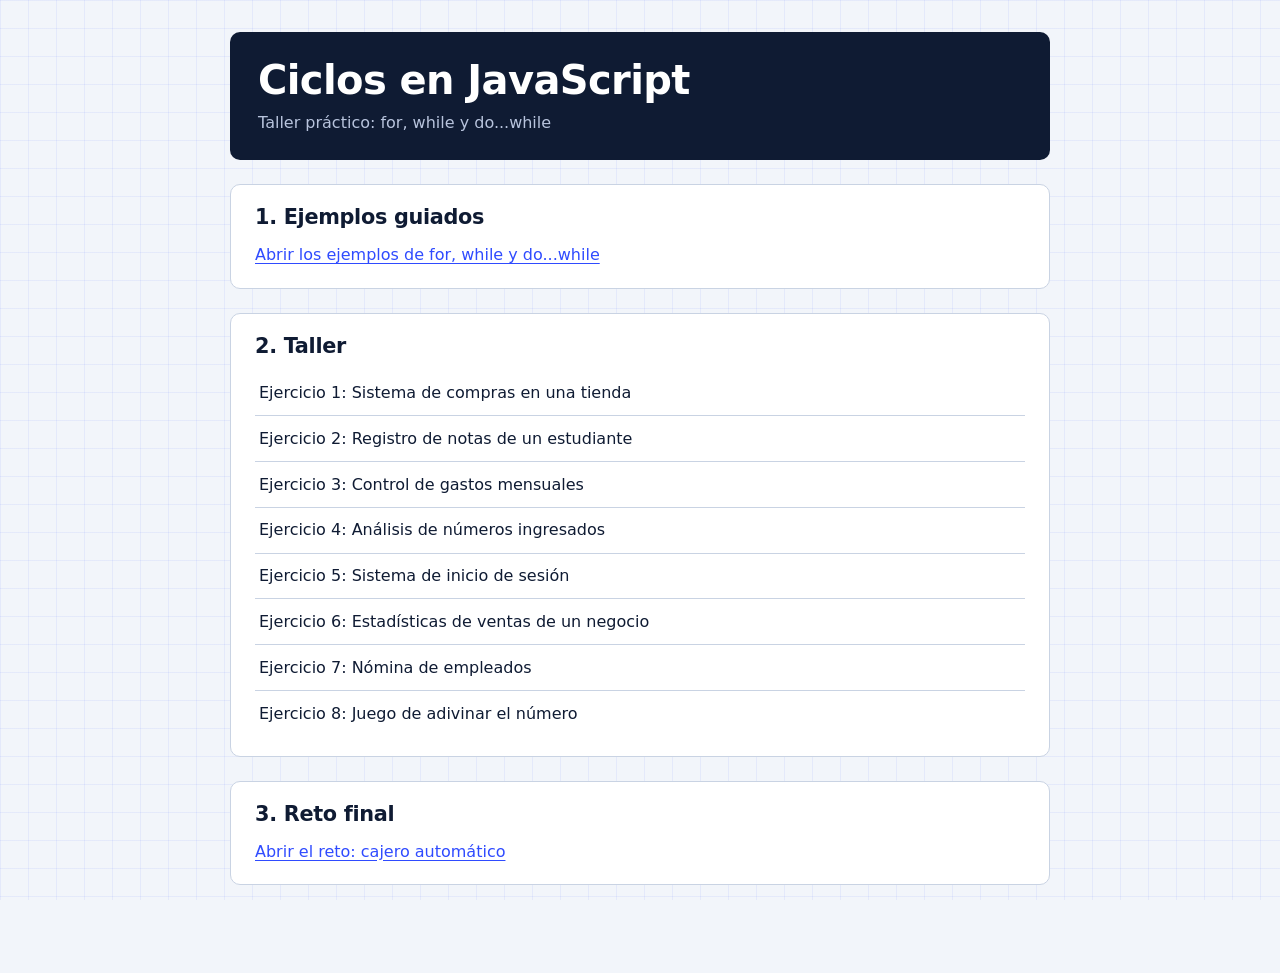
<file: index.html>
<!DOCTYPE html>
<html lang="es">
<head>
  <meta charset="UTF-8">
  <meta name="viewport" content="width=device-width, initial-scale=1.0">
  <link rel="stylesheet" href="style.css">
  <title>Ciclos en JavaScript</title>
</head>
<body>
  <header>
    <h1>Ciclos en JavaScript</h1>
    <p>Taller práctico: for, while y do...while</p>
  </header>

  <main>
    <section id="seccionEjemplos">
      <h2>1. Ejemplos guiados</h2>
      <p><a href="ejemplos.html">Abrir los ejemplos de for, while y do...while</a></p>
    </section>

    <section id="seccionTaller">
      <h2>2. Taller</h2>
      <ul>
        <li><a href="ejercicio1.html">Ejercicio 1: Sistema de compras en una tienda</a></li>
        <li><a href="ejercicio2.html">Ejercicio 2: Registro de notas de un estudiante</a></li>
        <li><a href="ejercicio3.html">Ejercicio 3: Control de gastos mensuales</a></li>
        <li><a href="ejercicio4.html">Ejercicio 4: Análisis de números ingresados</a></li>
        <li><a href="ejercicio5.html">Ejercicio 5: Sistema de inicio de sesión</a></li>
        <li><a href="ejercicio6.html">Ejercicio 6: Estadísticas de ventas de un negocio</a></li>
        <li><a href="ejercicio7.html">Ejercicio 7: Nómina de empleados</a></li>
        <li><a href="ejercicio8.html">Ejercicio 8: Juego de adivinar el número</a></li>
      </ul>
    </section>

    <section id="seccionReto">
      <h2>3. Reto final</h2>
      <p><a href="reto.html">Abrir el reto: cajero automático</a></p>
    </section>
  </main>

</body>
</html>
</file>
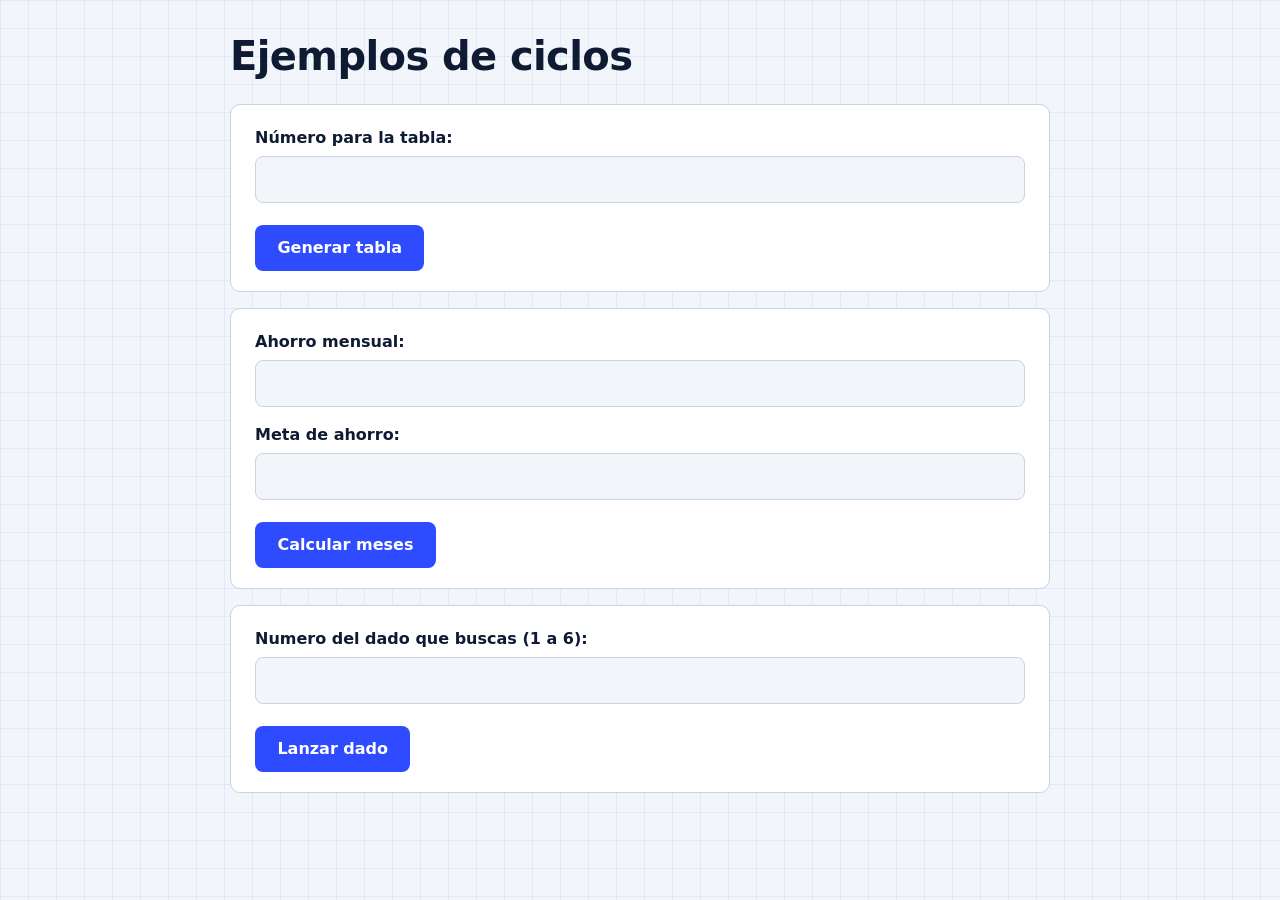
<file: ejemplos.html>
<!DOCTYPE html>
<html lang="es">
<head>
  <meta charset="UTF-8">
  <link rel="stylesheet" href="style.css">
  <title>Ejemplos de ciclos</title>
</head>
<body>
  <h1>Ejemplos de ciclos</h1>

  <form id="formTabla">
    <label for="numeroTabla">Número para la tabla:</label>
    <input type="number" id="numeroTabla" step="1" required>
    <button type="submit">Generar tabla</button>
  </form>
  <ul id="listaTabla"></ul>

  <form id="formAhorro">
    <label for="ahorroMensual">Ahorro mensual:</label>
    <input type="number" id="ahorroMensual" step="any" required>
    <label for="meta">Meta de ahorro:</label>
    <input type="number" id="meta" step="any" required>
    <button type="submit">Calcular meses</button>
  </form>
  <p id="resultadoAhorro"></p>

  <form id="formDado">
    <label for="objetivo">Numero del dado que buscas (1 a 6):</label>
    <input type="number" id="objetivo" min="1" max="6" required>
    <button type="submit">Lanzar dado</button>
  </form>
  <p id="resultadoDado"></p>
  <ul id="listaDado"></ul>

  <script src="js/ejemplo-for.js"></script>
  <script src="js/ejemplo-while.js"></script>
  <script src="js/ejemplo-do-while.js"></script>
</body>
</html>
</file>
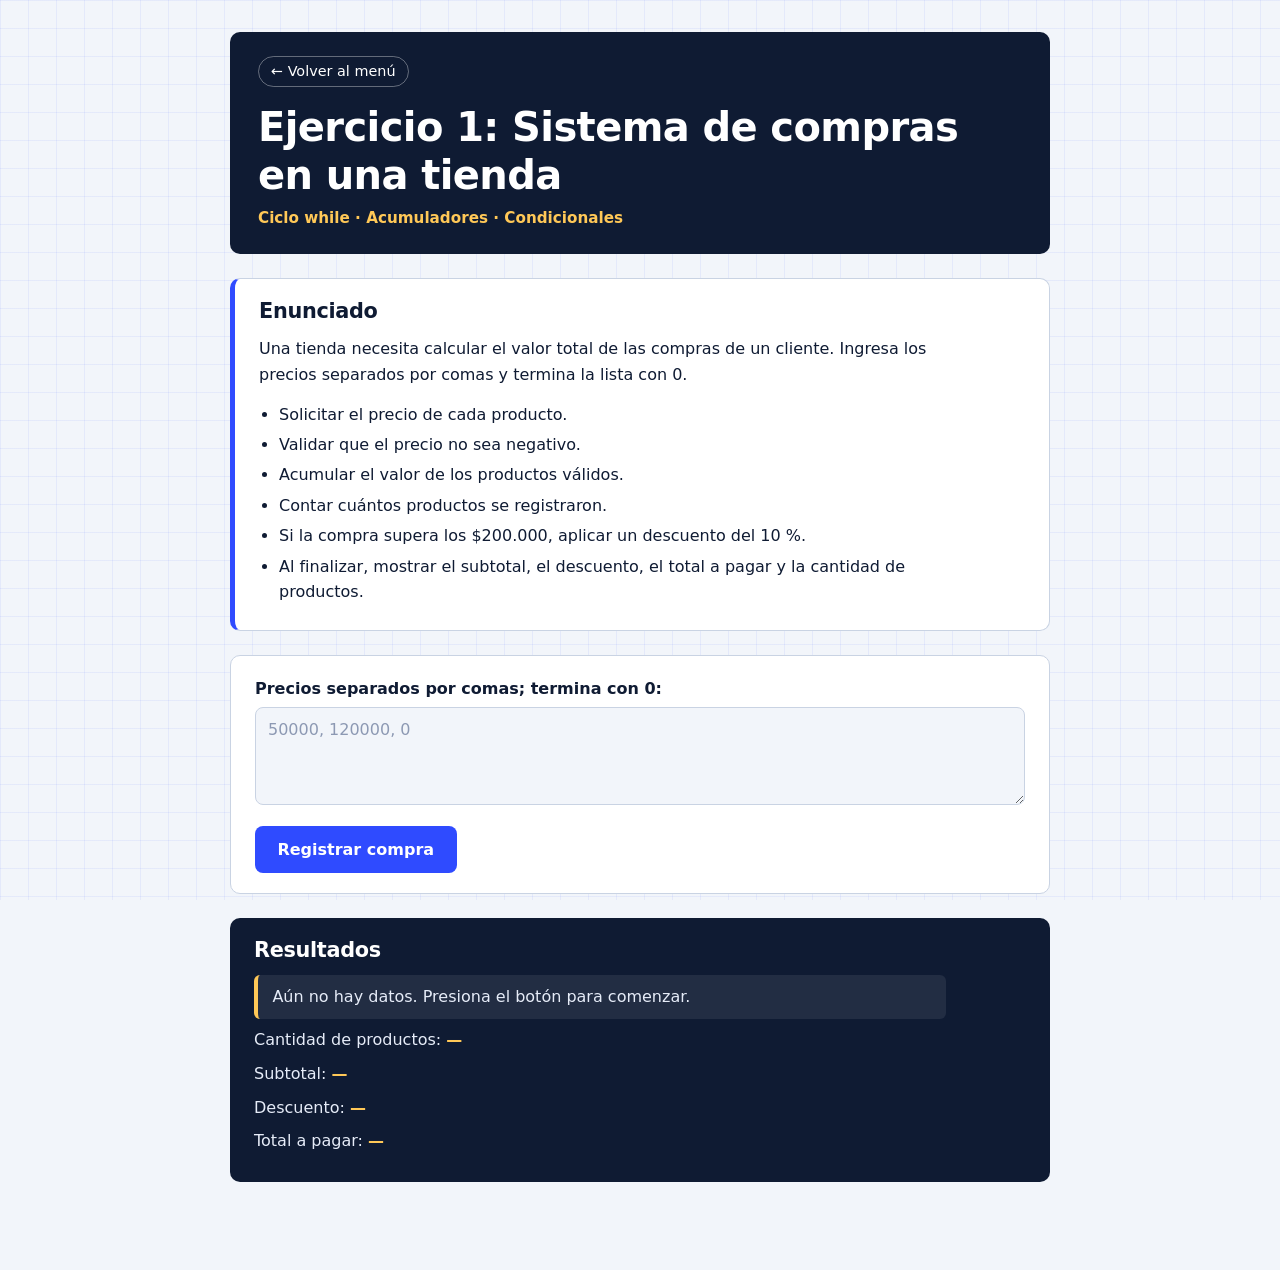
<file: ejercicio1.html>
<!DOCTYPE html>
<html lang="es">
<head>
  <meta charset="UTF-8">
  <meta name="viewport" content="width=device-width, initial-scale=1.0">
  <link rel="stylesheet" href="style.css">
  <title>Ejercicio 1 · Sistema de compras en una tienda</title>
</head>
<body>
  <header>
    <a href="index.html">← Volver al menú</a>
    <h1>Ejercicio 1: Sistema de compras en una tienda</h1>
    <p id="etiquetas">Ciclo while · Acumuladores · Condicionales</p>
  </header>

  <main>
    <section id="enunciado">
      <h2>Enunciado</h2>
      <p>Una tienda necesita calcular el valor total de las compras de un cliente. Ingresa los precios separados por comas y termina la lista con 0.</p>
      <ul>
        <li>Solicitar el precio de cada producto.</li>
        <li>Validar que el precio no sea negativo.</li>
        <li>Acumular el valor de los productos válidos.</li>
        <li>Contar cuántos productos se registraron.</li>
        <li>Si la compra supera los $200.000, aplicar un descuento del 10 %.</li>
        <li>Al finalizar, mostrar el subtotal, el descuento, el total a pagar y la cantidad de productos.</li>
      </ul>
    </section>

    <section id="controles">
      <form id="formulario">
        <label for="precios">Precios separados por comas; termina con 0:</label>
        <textarea id="precios" rows="3" placeholder="50000, 120000, 0" required></textarea>
        <button type="submit">Registrar compra</button>
      </form>
    </section>

    <section id="resultado" aria-live="polite">
      <h2>Resultados</h2>
      <p id="mensaje">Aún no hay datos. Presiona el botón para comenzar.</p>
      <p>Cantidad de productos: <strong id="cantidad">—</strong></p>
      <p>Subtotal: <strong id="subtotal">—</strong></p>
      <p>Descuento: <strong id="descuento">—</strong></p>
      <p>Total a pagar: <strong id="total">—</strong></p>
    </section>
  </main>

  <script src="js/ejercicio1.js"></script>
</body>
</html>
</file>
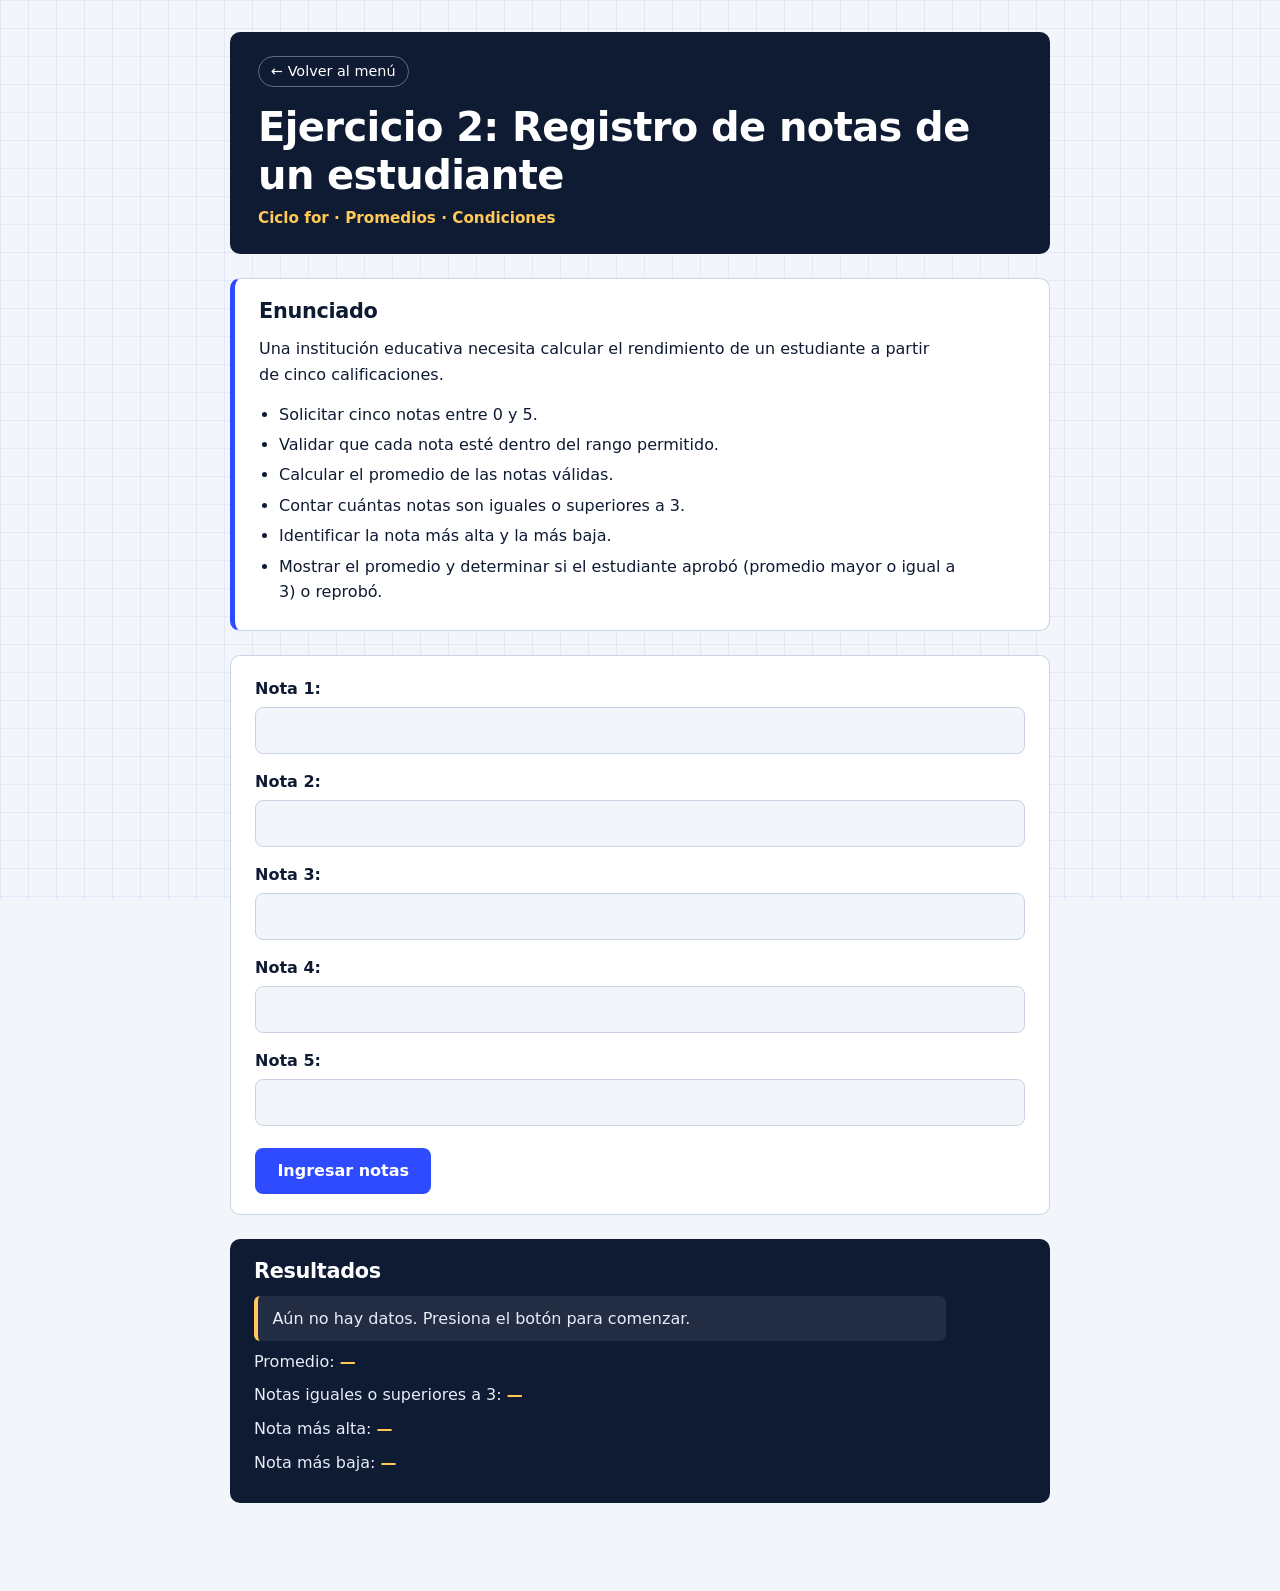
<file: ejercicio2.html>
<!DOCTYPE html>
<html lang="es">
<head>
  <meta charset="UTF-8">
  <meta name="viewport" content="width=device-width, initial-scale=1.0">
  <link rel="stylesheet" href="style.css">
  <title>Ejercicio 2 · Registro de notas de un estudiante</title>
</head>
<body>
  <header>
    <a href="index.html">← Volver al menú</a>
    <h1>Ejercicio 2: Registro de notas de un estudiante</h1>
    <p id="etiquetas">Ciclo for · Promedios · Condiciones</p>
  </header>

  <main>
    <section id="enunciado">
      <h2>Enunciado</h2>
      <p>Una institución educativa necesita calcular el rendimiento de un estudiante a partir de cinco calificaciones.</p>
      <ul>
        <li>Solicitar cinco notas entre 0 y 5.</li>
        <li>Validar que cada nota esté dentro del rango permitido.</li>
        <li>Calcular el promedio de las notas válidas.</li>
        <li>Contar cuántas notas son iguales o superiores a 3.</li>
        <li>Identificar la nota más alta y la más baja.</li>
        <li>Mostrar el promedio y determinar si el estudiante aprobó (promedio mayor o igual a 3) o reprobó.</li>
      </ul>
    </section>

    <section id="controles">
      <form id="formulario">
        <label for="nota1">Nota 1:</label>
        <input type="number" id="nota1" step="any" required>
        <label for="nota2">Nota 2:</label>
        <input type="number" id="nota2" step="any" required>
        <label for="nota3">Nota 3:</label>
        <input type="number" id="nota3" step="any" required>
        <label for="nota4">Nota 4:</label>
        <input type="number" id="nota4" step="any" required>
        <label for="nota5">Nota 5:</label>
        <input type="number" id="nota5" step="any" required>
        <button type="submit">Ingresar notas</button>
      </form>
    </section>

    <section id="resultado" aria-live="polite">
      <h2>Resultados</h2>
      <p id="mensaje">Aún no hay datos. Presiona el botón para comenzar.</p>
      <ul id="listaNotas"></ul>
      <p>Promedio: <strong id="promedio">—</strong></p>
      <p>Notas iguales o superiores a 3: <strong id="notasAltas">—</strong></p>
      <p>Nota más alta: <strong id="notaMayor">—</strong></p>
      <p>Nota más baja: <strong id="notaMenor">—</strong></p>
    </section>
  </main>

  <script src="js/ejercicio2.js"></script>
</body>
</html>
</file>
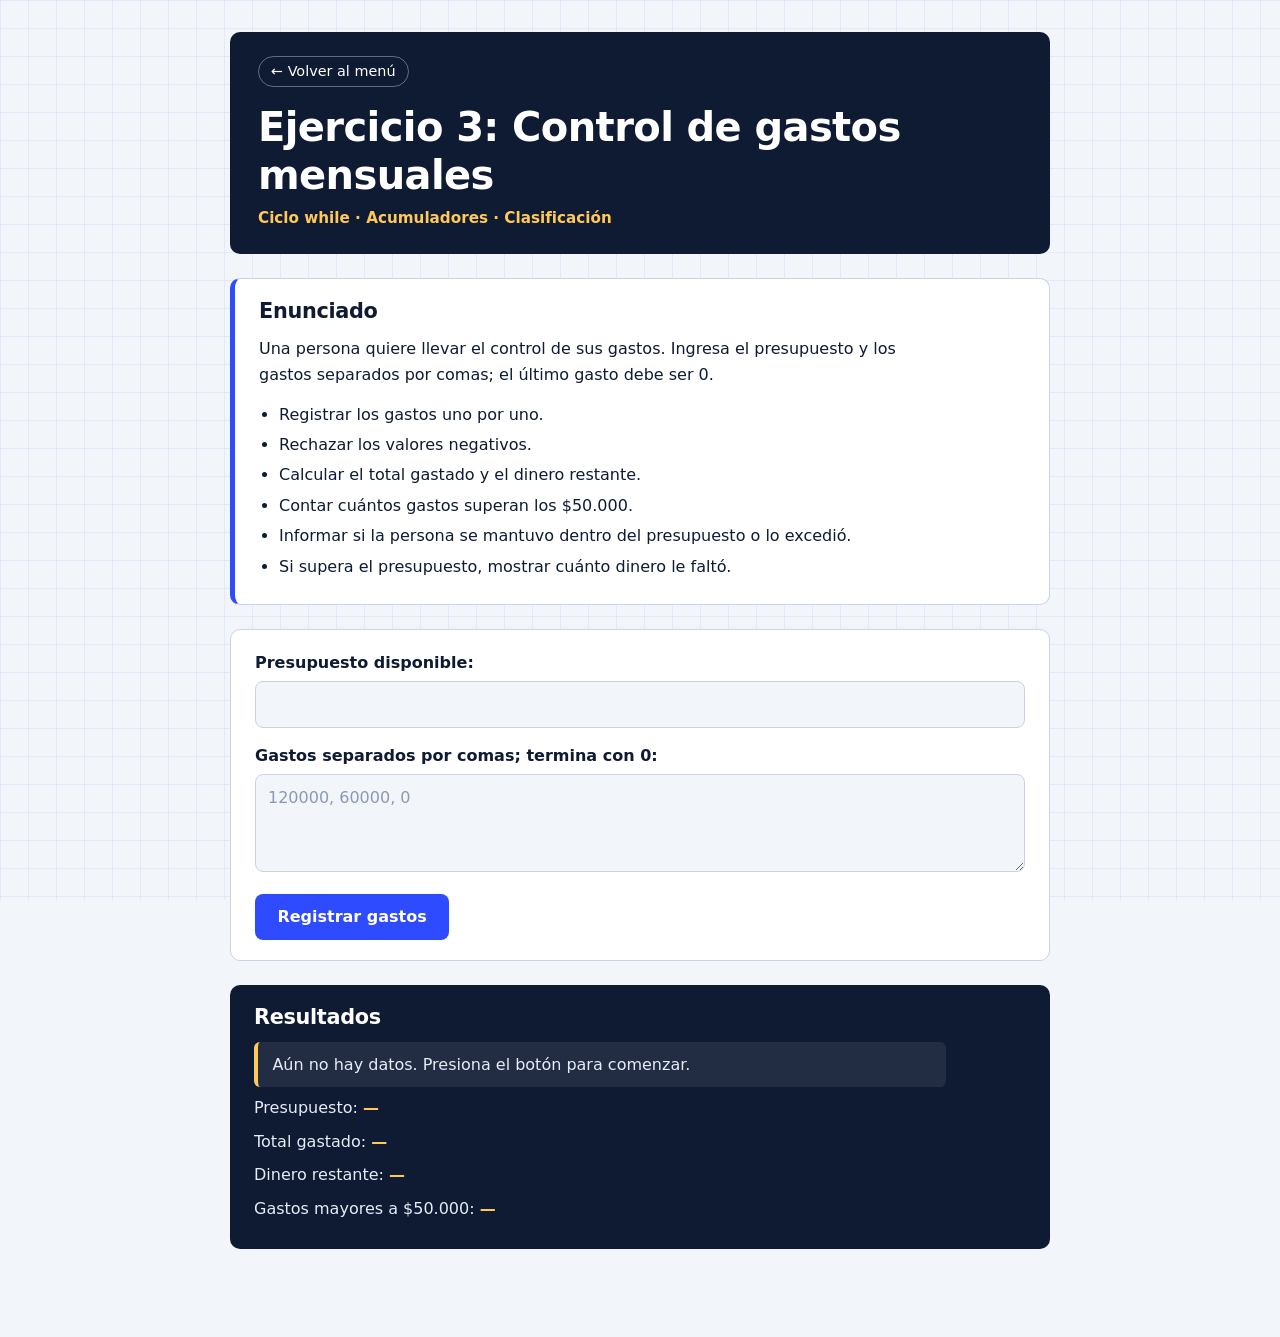
<file: ejercicio3.html>
<!DOCTYPE html>
<html lang="es">
<head>
  <meta charset="UTF-8">
  <meta name="viewport" content="width=device-width, initial-scale=1.0">
  <link rel="stylesheet" href="style.css">
  <title>Ejercicio 3 · Control de gastos mensuales</title>
</head>
<body>
  <header>
    <a href="index.html">← Volver al menú</a>
    <h1>Ejercicio 3: Control de gastos mensuales</h1>
    <p id="etiquetas">Ciclo while · Acumuladores · Clasificación</p>
  </header>

  <main>
    <section id="enunciado">
      <h2>Enunciado</h2>
      <p>Una persona quiere llevar el control de sus gastos. Ingresa el presupuesto y los gastos separados por comas; el último gasto debe ser 0.</p>
      <ul>
        <li>Registrar los gastos uno por uno.</li>
        <li>Rechazar los valores negativos.</li>
        <li>Calcular el total gastado y el dinero restante.</li>
        <li>Contar cuántos gastos superan los $50.000.</li>
        <li>Informar si la persona se mantuvo dentro del presupuesto o lo excedió.</li>
        <li>Si supera el presupuesto, mostrar cuánto dinero le faltó.</li>
      </ul>
    </section>

    <section id="controles">
      <form id="formulario">
        <label for="presupuestoEntrada">Presupuesto disponible:</label>
        <input type="number" id="presupuestoEntrada" min="0" step="any" required>
        <label for="gastosEntrada">Gastos separados por comas; termina con 0:</label>
        <textarea id="gastosEntrada" rows="3" placeholder="120000, 60000, 0" required></textarea>
        <button type="submit">Registrar gastos</button>
      </form>
    </section>

    <section id="resultado" aria-live="polite">
      <h2>Resultados</h2>
      <p id="mensaje">Aún no hay datos. Presiona el botón para comenzar.</p>
      <p>Presupuesto: <strong id="presupuesto">—</strong></p>
      <p>Total gastado: <strong id="totalGastado">—</strong></p>
      <p>Dinero restante: <strong id="restante">—</strong></p>
      <p>Gastos mayores a $50.000: <strong id="gastosAltos">—</strong></p>
    </section>
  </main>

  <script src="js/ejercicio3.js"></script>
</body>
</html>
</file>
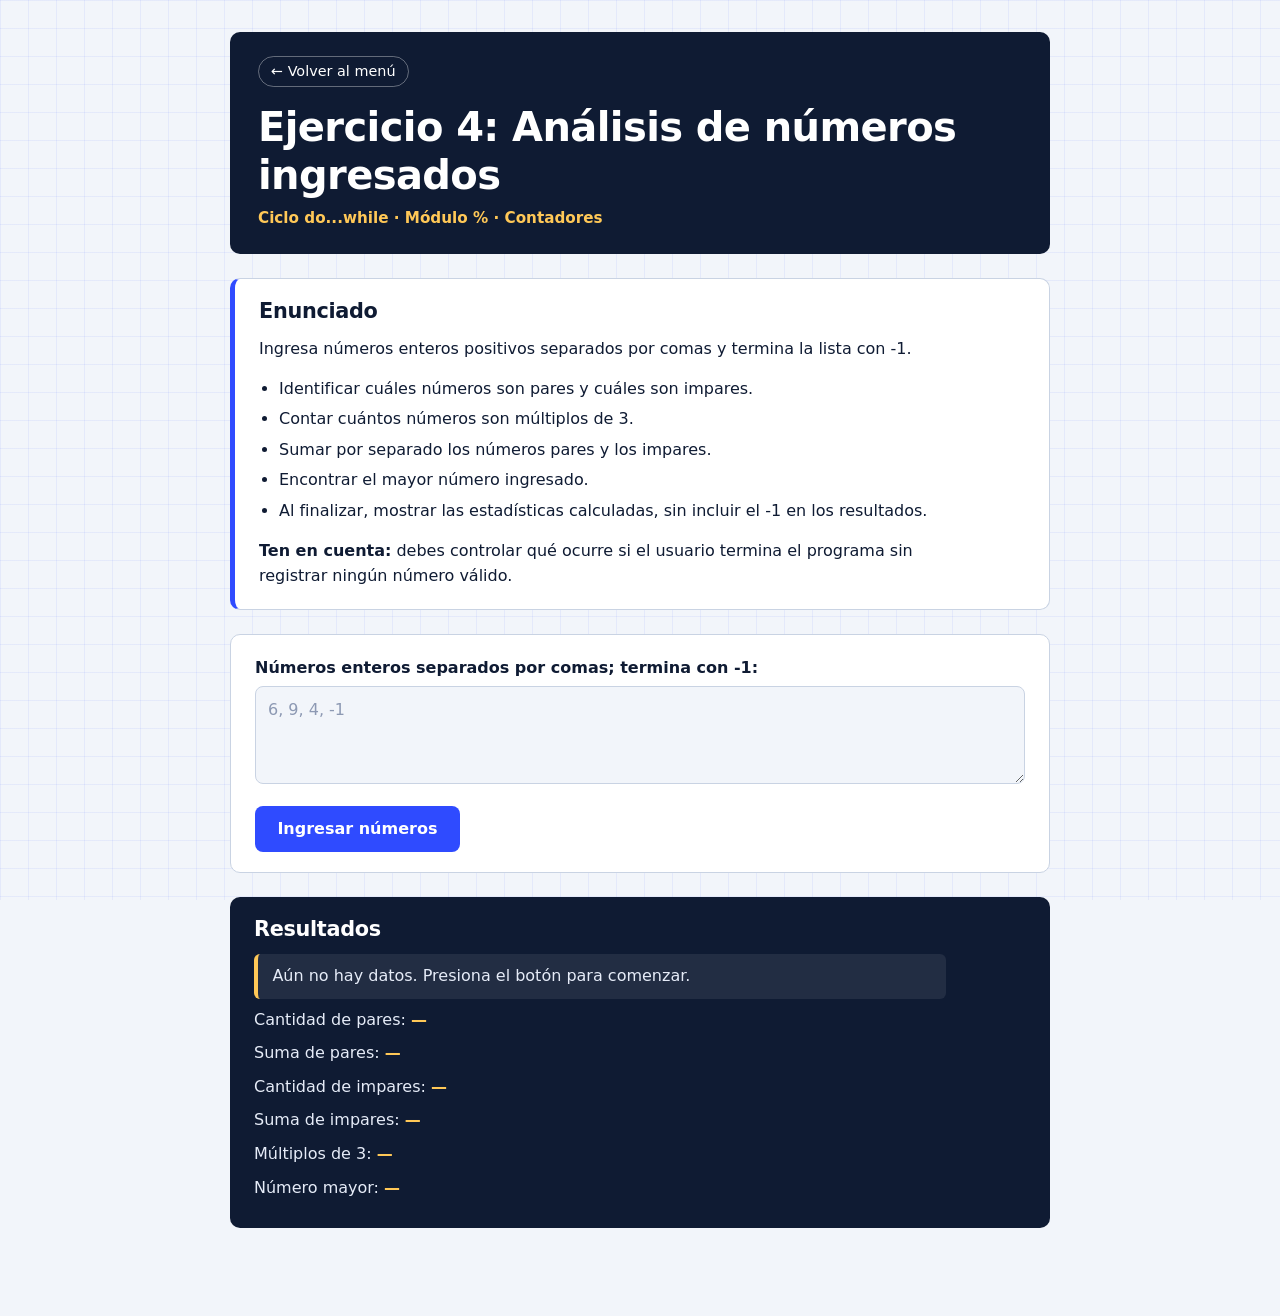
<file: ejercicio4.html>
<!DOCTYPE html>
<html lang="es">
<head>
  <meta charset="UTF-8">
  <meta name="viewport" content="width=device-width, initial-scale=1.0">
  <link rel="stylesheet" href="style.css">
  <title>Ejercicio 4 · Análisis de números ingresados</title>
</head>
<body>
  <header>
    <a href="index.html">← Volver al menú</a>
    <h1>Ejercicio 4: Análisis de números ingresados</h1>
    <p id="etiquetas">Ciclo do...while · Módulo % · Contadores</p>
  </header>

  <main>
    <section id="enunciado">
      <h2>Enunciado</h2>
      <p>Ingresa números enteros positivos separados por comas y termina la lista con -1.</p>
      <ul>
        <li>Identificar cuáles números son pares y cuáles son impares.</li>
        <li>Contar cuántos números son múltiplos de 3.</li>
        <li>Sumar por separado los números pares y los impares.</li>
        <li>Encontrar el mayor número ingresado.</li>
        <li>Al finalizar, mostrar las estadísticas calculadas, sin incluir el -1 en los resultados.</li>
      </ul>
      <p><strong>Ten en cuenta:</strong> debes controlar qué ocurre si el usuario termina el programa sin registrar ningún número válido.</p>
    </section>

    <section id="controles">
      <form id="formulario">
        <label for="numerosEntrada">Números enteros separados por comas; termina con -1:</label>
        <textarea id="numerosEntrada" rows="3" placeholder="6, 9, 4, -1" required></textarea>
        <button type="submit">Ingresar números</button>
      </form>
    </section>

    <section id="resultado" aria-live="polite">
      <h2>Resultados</h2>
      <p id="mensaje">Aún no hay datos. Presiona el botón para comenzar.</p>
      <p>Cantidad de pares: <strong id="pares">—</strong></p>
      <p>Suma de pares: <strong id="sumaPares">—</strong></p>
      <p>Cantidad de impares: <strong id="impares">—</strong></p>
      <p>Suma de impares: <strong id="sumaImpares">—</strong></p>
      <p>Múltiplos de 3: <strong id="multiplos3">—</strong></p>
      <p>Número mayor: <strong id="mayor">—</strong></p>
    </section>
  </main>

  <script src="js/ejercicio4.js"></script>
</body>
</html>
</file>
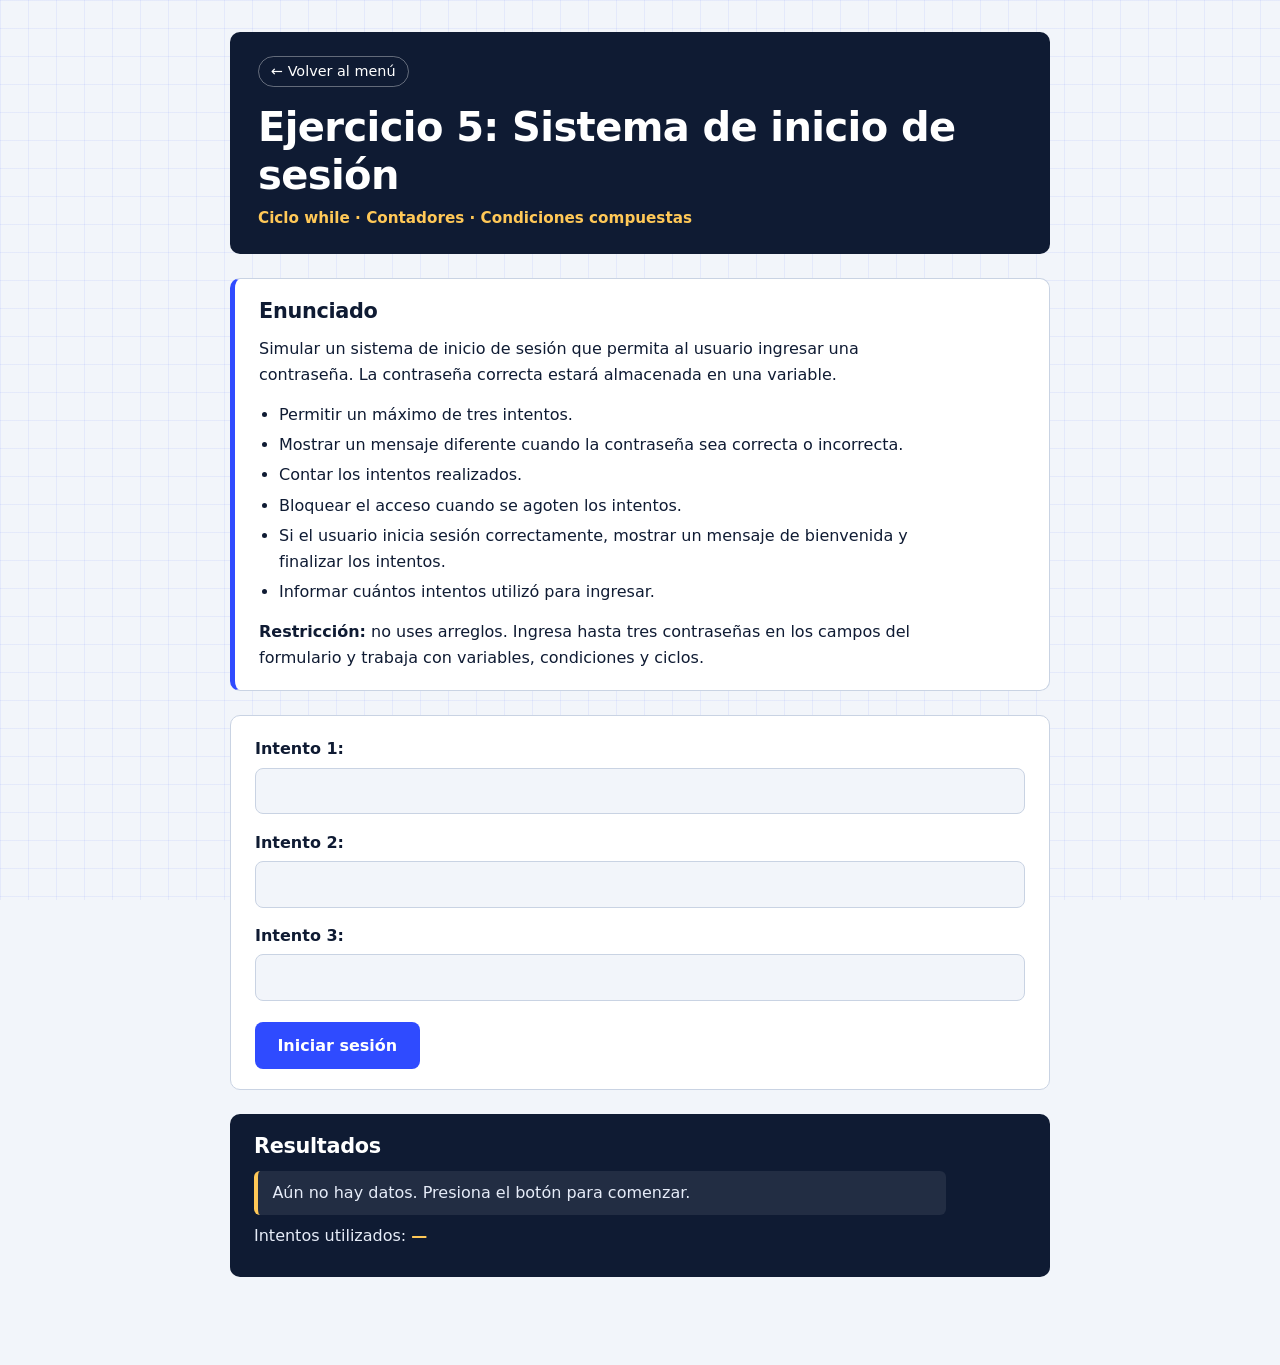
<file: ejercicio5.html>
<!DOCTYPE html>
<html lang="es">
<head>
  <meta charset="UTF-8">
  <meta name="viewport" content="width=device-width, initial-scale=1.0">
  <link rel="stylesheet" href="style.css">
  <title>Ejercicio 5 · Sistema de inicio de sesión</title>
</head>
<body>
  <header>
    <a href="index.html">← Volver al menú</a>
    <h1>Ejercicio 5: Sistema de inicio de sesión</h1>
    <p id="etiquetas">Ciclo while · Contadores · Condiciones compuestas</p>
  </header>

  <main>
    <section id="enunciado">
      <h2>Enunciado</h2>
      <p>Simular un sistema de inicio de sesión que permita al usuario ingresar una contraseña. La contraseña correcta estará almacenada en una variable.</p>
      <ul>
        <li>Permitir un máximo de tres intentos.</li>
        <li>Mostrar un mensaje diferente cuando la contraseña sea correcta o incorrecta.</li>
        <li>Contar los intentos realizados.</li>
        <li>Bloquear el acceso cuando se agoten los intentos.</li>
        <li>Si el usuario inicia sesión correctamente, mostrar un mensaje de bienvenida y finalizar los intentos.</li>
        <li>Informar cuántos intentos utilizó para ingresar.</li>
      </ul>
      <p><strong>Restricción:</strong> no uses arreglos. Ingresa hasta tres contraseñas en los campos del formulario y trabaja con variables, condiciones y ciclos.</p>
    </section>

    <section id="controles">
      <form id="formulario">
        <label for="contrasena1">Intento 1:</label>
        <input type="password" id="contrasena1" required>
        <label for="contrasena2">Intento 2:</label>
        <input type="password" id="contrasena2">
        <label for="contrasena3">Intento 3:</label>
        <input type="password" id="contrasena3">
        <button type="submit">Iniciar sesión</button>
      </form>
    </section>

    <section id="resultado" aria-live="polite">
      <h2>Resultados</h2>
      <p id="mensaje">Aún no hay datos. Presiona el botón para comenzar.</p>
      <ul id="registro"></ul>
      <p>Intentos utilizados: <strong id="intentos">—</strong></p>
    </section>
  </main>

  <script src="js/ejercicio5.js"></script>
</body>
</html>
</file>
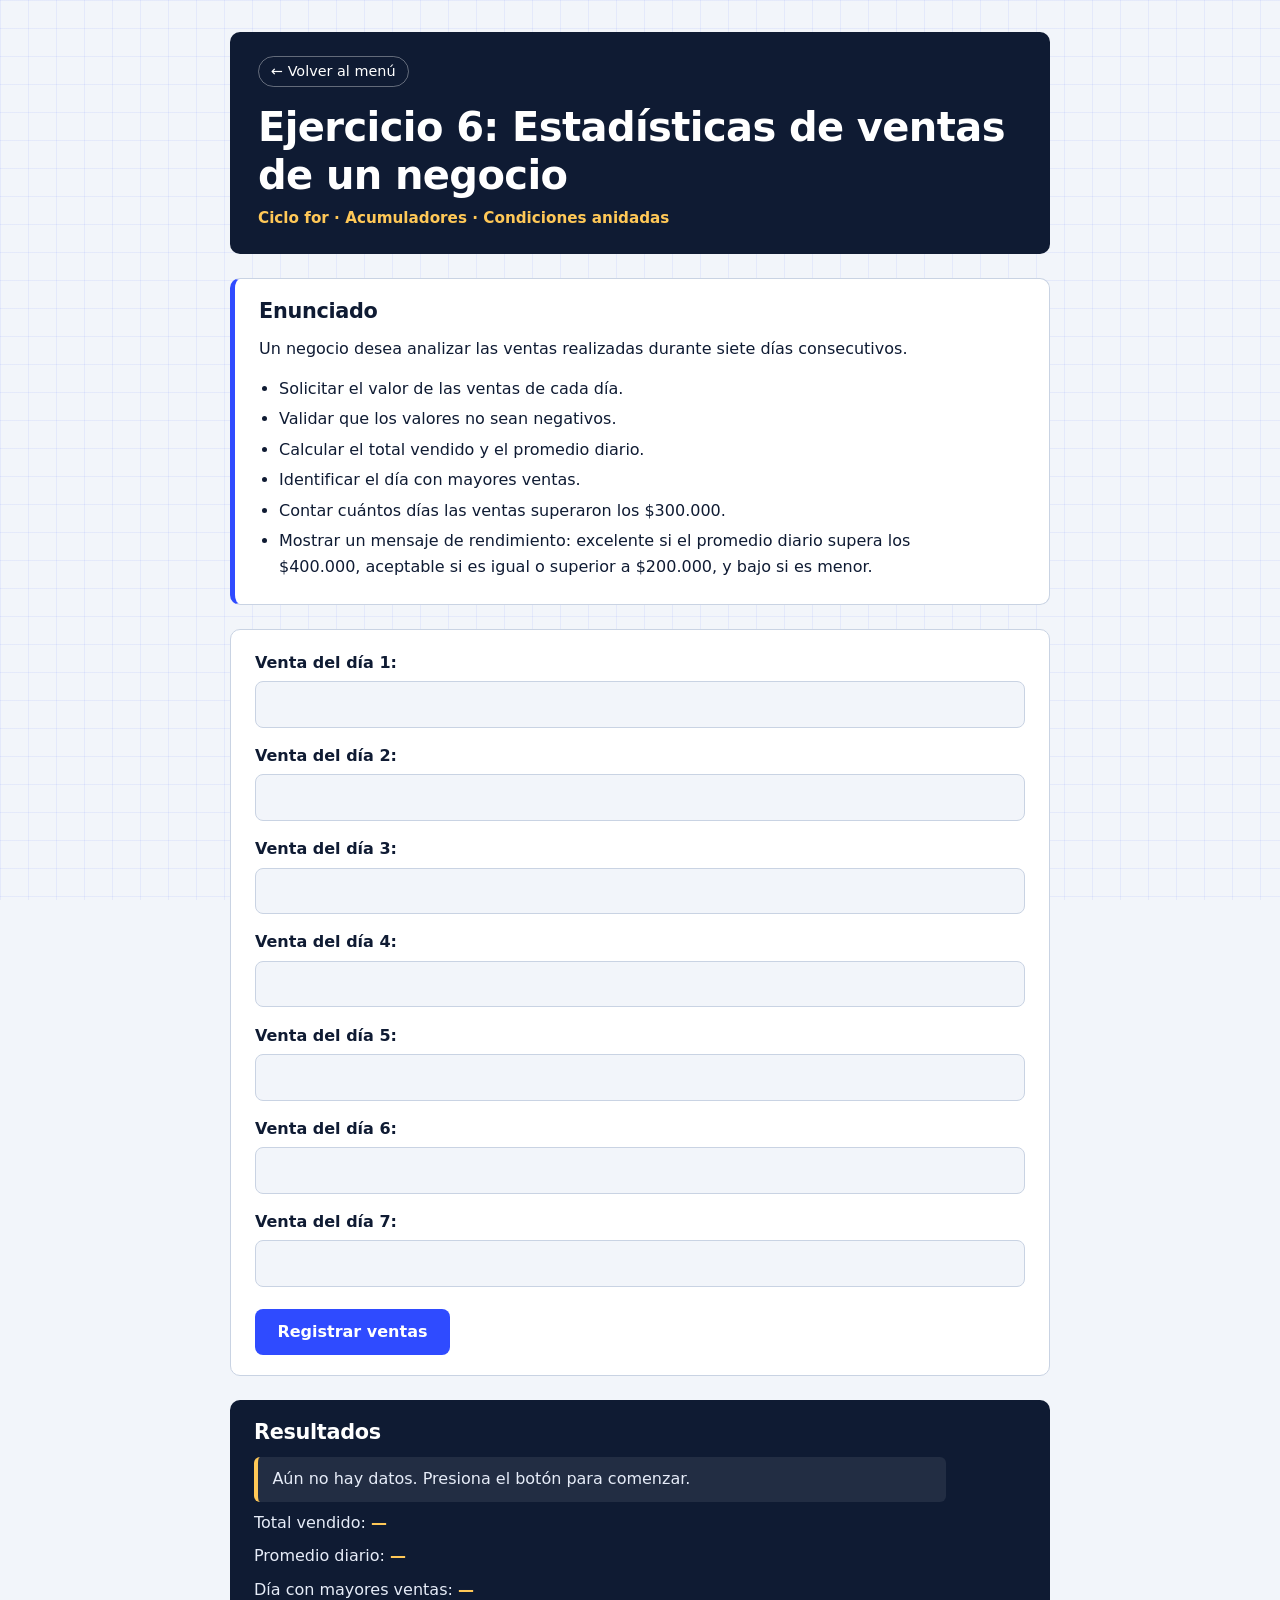
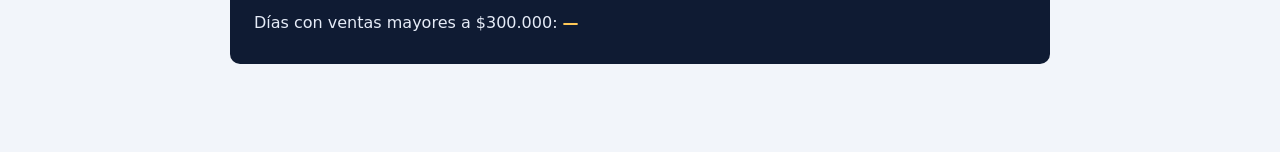
<file: ejercicio6.html>
<!DOCTYPE html>
<html lang="es">
<head>
  <meta charset="UTF-8">
  <meta name="viewport" content="width=device-width, initial-scale=1.0">
  <link rel="stylesheet" href="style.css">
  <title>Ejercicio 6 · Estadísticas de ventas de un negocio</title>
</head>
<body>
  <header>
    <a href="index.html">← Volver al menú</a>
    <h1>Ejercicio 6: Estadísticas de ventas de un negocio</h1>
    <p id="etiquetas">Ciclo for · Acumuladores · Condiciones anidadas</p>
  </header>

  <main>
    <section id="enunciado">
      <h2>Enunciado</h2>
      <p>Un negocio desea analizar las ventas realizadas durante siete días consecutivos.</p>
      <ul>
        <li>Solicitar el valor de las ventas de cada día.</li>
        <li>Validar que los valores no sean negativos.</li>
        <li>Calcular el total vendido y el promedio diario.</li>
        <li>Identificar el día con mayores ventas.</li>
        <li>Contar cuántos días las ventas superaron los $300.000.</li>
        <li>Mostrar un mensaje de rendimiento: excelente si el promedio diario supera los $400.000, aceptable si es igual o superior a $200.000, y bajo si es menor.</li>
      </ul>
    </section>

    <section id="controles">
      <form id="formulario">
        <label for="venta1">Venta del día 1:</label>
        <input type="number" id="venta1" step="any" required>
        <label for="venta2">Venta del día 2:</label>
        <input type="number" id="venta2" step="any" required>
        <label for="venta3">Venta del día 3:</label>
        <input type="number" id="venta3" step="any" required>
        <label for="venta4">Venta del día 4:</label>
        <input type="number" id="venta4" step="any" required>
        <label for="venta5">Venta del día 5:</label>
        <input type="number" id="venta5" step="any" required>
        <label for="venta6">Venta del día 6:</label>
        <input type="number" id="venta6" step="any" required>
        <label for="venta7">Venta del día 7:</label>
        <input type="number" id="venta7" step="any" required>
        <button type="submit">Registrar ventas</button>
      </form>
    </section>

    <section id="resultado" aria-live="polite">
      <h2>Resultados</h2>
      <p id="mensaje">Aún no hay datos. Presiona el botón para comenzar.</p>
      <ul id="detalleDias"></ul>
      <p>Total vendido: <strong id="totalVendido">—</strong></p>
      <p>Promedio diario: <strong id="promedio">—</strong></p>
      <p>Día con mayores ventas: <strong id="mejorDia">—</strong></p>
      <p>Días con ventas mayores a $300.000: <strong id="diasAltos">—</strong></p>
    </section>
  </main>

  <script src="js/ejercicio6.js"></script>
</body>
</html>
</file>
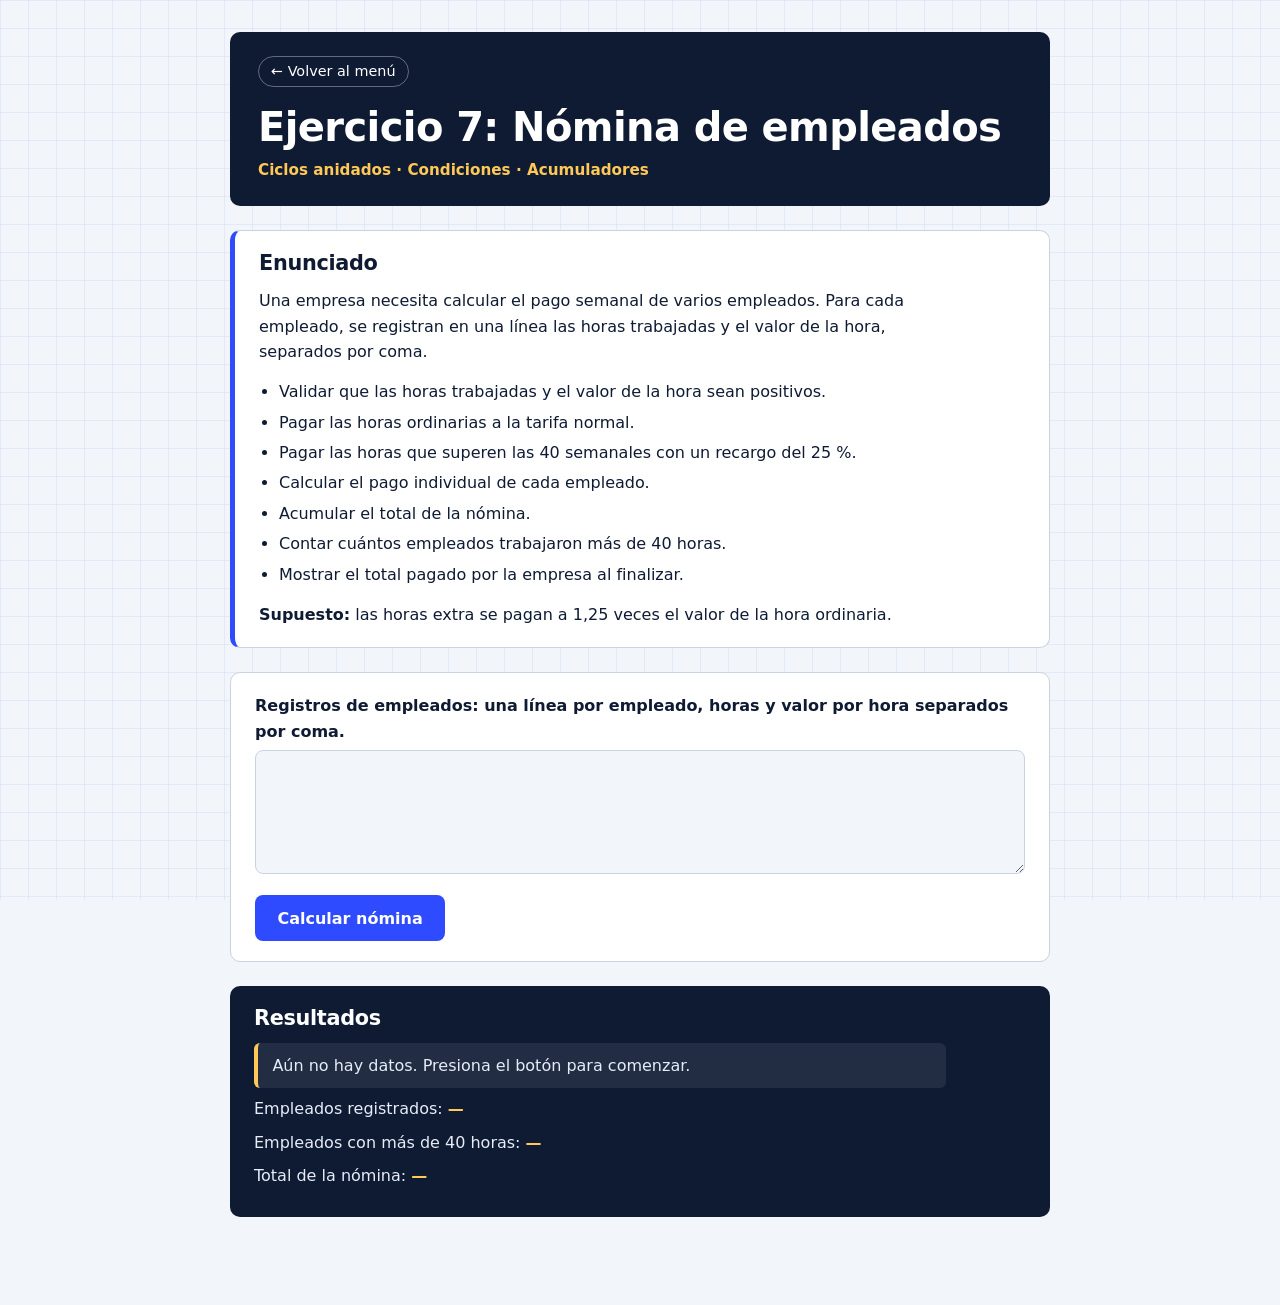
<file: ejercicio7.html>
<!DOCTYPE html>
<html lang="es">
<head>
  <meta charset="UTF-8">
  <meta name="viewport" content="width=device-width, initial-scale=1.0">
  <link rel="stylesheet" href="style.css">
  <title>Ejercicio 7 · Nómina de empleados</title>
</head>
<body>
  <header>
    <a href="index.html">← Volver al menú</a>
    <h1>Ejercicio 7: Nómina de empleados</h1>
    <p id="etiquetas">Ciclos anidados · Condiciones · Acumuladores</p>
  </header>

  <main>
    <section id="enunciado">
      <h2>Enunciado</h2>
      <p>Una empresa necesita calcular el pago semanal de varios empleados. Para cada empleado, se registran en una línea las horas trabajadas y el valor de la hora, separados por coma.</p>
      <ul>
        <li>Validar que las horas trabajadas y el valor de la hora sean positivos.</li>
        <li>Pagar las horas ordinarias a la tarifa normal.</li>
        <li>Pagar las horas que superen las 40 semanales con un recargo del 25 %.</li>
        <li>Calcular el pago individual de cada empleado.</li>
        <li>Acumular el total de la nómina.</li>
        <li>Contar cuántos empleados trabajaron más de 40 horas.</li>
        <li>Mostrar el total pagado por la empresa al finalizar.</li>
      </ul>
      <p><strong>Supuesto:</strong> las horas extra se pagan a 1,25 veces el valor de la hora ordinaria.</p>
    </section>

    <section id="controles">
      <form id="formulario">
        <label for="empleadosEntrada">Registros de empleados: una línea por empleado, horas y valor por hora separados por coma.</label>
        <textarea id="empleadosEntrada" rows="4" required></textarea>
        <button type="submit">Calcular nómina</button>
      </form>
    </section>

    <section id="resultado" aria-live="polite">
      <h2>Resultados</h2>
      <p id="mensaje">Aún no hay datos. Presiona el botón para comenzar.</p>
      <ul id="detalleEmpleados"></ul>
      <p>Empleados registrados: <strong id="cantidadEmpleados">—</strong></p>
      <p>Empleados con más de 40 horas: <strong id="conExtras">—</strong></p>
      <p>Total de la nómina: <strong id="totalNomina">—</strong></p>
    </section>
  </main>

  <script src="js/ejercicio7.js"></script>
</body>
</html>
</file>
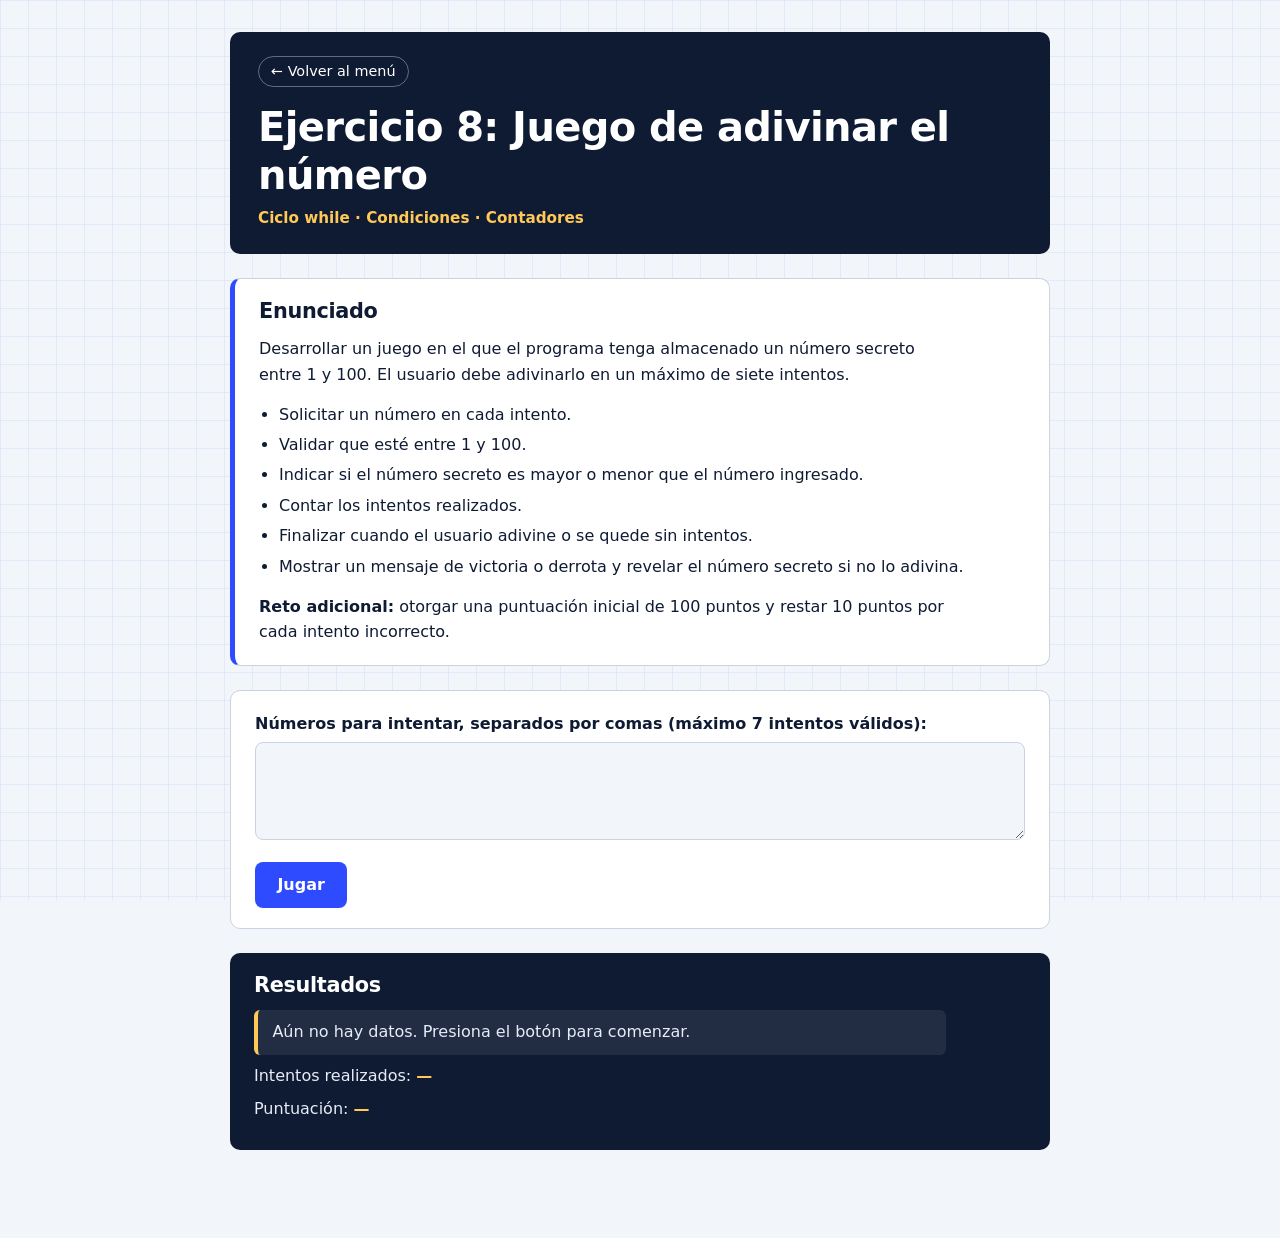
<file: ejercicio8.html>
<!DOCTYPE html>
<html lang="es">
<head>
  <meta charset="UTF-8">
  <meta name="viewport" content="width=device-width, initial-scale=1.0">
  <link rel="stylesheet" href="style.css">
  <title>Ejercicio 8 · Juego de adivinar el número</title>
</head>
<body>
  <header>
    <a href="index.html">← Volver al menú</a>
    <h1>Ejercicio 8: Juego de adivinar el número</h1>
    <p id="etiquetas">Ciclo while · Condiciones · Contadores</p>
  </header>

  <main>
    <section id="enunciado">
      <h2>Enunciado</h2>
      <p>Desarrollar un juego en el que el programa tenga almacenado un número secreto entre 1 y 100. El usuario debe adivinarlo en un máximo de siete intentos.</p>
      <ul>
        <li>Solicitar un número en cada intento.</li>
        <li>Validar que esté entre 1 y 100.</li>
        <li>Indicar si el número secreto es mayor o menor que el número ingresado.</li>
        <li>Contar los intentos realizados.</li>
        <li>Finalizar cuando el usuario adivine o se quede sin intentos.</li>
        <li>Mostrar un mensaje de victoria o derrota y revelar el número secreto si no lo adivina.</li>
      </ul>
      <p><strong>Reto adicional:</strong> otorgar una puntuación inicial de 100 puntos y restar 10 puntos por cada intento incorrecto.</p>
    </section>

    <section id="controles">
      <form id="formulario">
        <label for="intentosEntrada">Números para intentar, separados por comas (máximo 7 intentos válidos):</label>
        <textarea id="intentosEntrada" rows="3" required></textarea>
        <button type="submit">Jugar</button>
      </form>
    </section>

    <section id="resultado" aria-live="polite">
      <h2>Resultados</h2>
      <p id="mensaje">Aún no hay datos. Presiona el botón para comenzar.</p>
      <ul id="registro"></ul>
      <p>Intentos realizados: <strong id="intentos">—</strong></p>
      <p>Puntuación: <strong id="puntos">—</strong></p>
    </section>
  </main>

  <script src="js/ejercicio8.js"></script>
</body>
</html>
</file>
<file: style.css>
/* ==========================================================================
   Ciclos en JavaScript · Hoja de estilos general
   Concepto: hoja cuadriculada de laboratorio (el fondo) + panel de
   resultados oscuro (lo memorable). Todo lo demás es sobrio.
   Uso: <link rel="stylesheet" href="css/estilos.css"> dentro del <head>
   ========================================================================== */

/* ---------- 1. Variables ---------- */
:root {
  --tinta: #0f1b33;          /* texto y panel de resultados */
  --tinta-suave: #4a5876;    /* texto secundario */
  --papel: #f2f5fa;          /* fondo de la página */
  --blanco: #ffffff;
  --linea: #c9d3e3;          /* bordes */
  --cobalto: #2f4bff;        /* acción principal */
  --cobalto-oscuro: #1f35c7;
  --ambar: #ffc857;          /* valores calculados */
  --exito: #3ddc97;
  --error: #ff6b6b;

  --fuente: "Segoe UI", "Helvetica Neue", system-ui, -apple-system, Roboto, Arial, sans-serif;
  --radio: 10px;
  --ancho: 860px;
}

/* ---------- 2. Base ---------- */
*,
*::before,
*::after {
  box-sizing: border-box;
}

html {
  background-color: var(--papel);
  /* cuadrícula de cuaderno */
  background-image:
    linear-gradient(rgba(47, 75, 255, 0.07) 1px, transparent 1px),
    linear-gradient(90deg, rgba(47, 75, 255, 0.07) 1px, transparent 1px);
  background-size: 28px 28px;
  background-attachment: fixed;
}

body {
  max-width: var(--ancho);
  margin: 0 auto;
  padding: 2rem 1.25rem 4rem;
  font-family: var(--fuente);
  font-size: 1rem;
  line-height: 1.6;
  color: var(--tinta);
}

h1,
h2 {
  line-height: 1.2;
  letter-spacing: -0.015em;
  margin: 0 0 0.75rem;
}

h1 {
  font-size: clamp(1.7rem, 4.5vw, 2.5rem);
  font-weight: 800;
}

h2 {
  font-size: 1.3rem;
  font-weight: 700;
}

p,
li {
  max-width: 68ch;
}

p {
  margin: 0 0 0.9rem;
}

a {
  color: var(--cobalto);
  text-underline-offset: 3px;
}

a:hover {
  color: var(--cobalto-oscuro);
}

:focus-visible {
  outline: 3px solid var(--cobalto);
  outline-offset: 2px;
}

/* ---------- 3. Encabezado ---------- */
header {
  background: var(--tinta);
  color: var(--blanco);
  border-radius: var(--radio);
  padding: 1.5rem 1.75rem;
  margin-bottom: 1.5rem;
}

header h1 {
  margin-bottom: 0.4rem;
}

header p {
  margin: 0;
  color: #b8c4dd;
}

/* enlace "← Volver al menú" */
header a {
  display: inline-block;
  margin-bottom: 1rem;
  padding: 0.2rem 0.75rem;
  border: 1px solid rgba(255, 255, 255, 0.35);
  border-radius: 999px;
  color: var(--blanco);
  font-size: 0.9rem;
  text-decoration: none;
  transition: background-color 0.15s;
}

header a:hover {
  background: rgba(255, 255, 255, 0.14);
  color: var(--blanco);
}

/* conceptos del ejercicio: "Ciclo while · Acumuladores · ..." */
#etiquetas {
  color: var(--ambar);
  font-weight: 600;
  font-size: 0.95rem;
}

/* ---------- 4. Secciones ---------- */
main > section {
  margin-bottom: 1.5rem;
}

/* tarjetas del menú principal */
#seccionEjemplos,
#seccionTaller,
#seccionReto {
  background: var(--blanco);
  border: 1px solid var(--linea);
  border-radius: var(--radio);
  padding: 1.25rem 1.5rem;
}

#seccionEjemplos p,
#seccionReto p {
  margin-bottom: 0;
}

/* lista de ejercicios del taller */
#seccionTaller ul {
  list-style: none;
  margin: 0;
  padding: 0;
}

#seccionTaller li {
  max-width: none;
  border-top: 1px solid var(--linea);
}

#seccionTaller li:first-child {
  border-top: 0;
}

#seccionTaller li a {
  display: block;
  padding: 0.6rem 0.25rem;
  text-decoration: none;
  color: var(--tinta);
  transition: color 0.15s, padding-left 0.15s;
}

#seccionTaller li a:hover {
  color: var(--cobalto);
  padding-left: 0.6rem;
}

/* enunciado del ejercicio */
#enunciado {
  background: var(--blanco);
  border: 1px solid var(--linea);
  border-left: 5px solid var(--cobalto);
  border-radius: var(--radio);
  padding: 1.25rem 1.5rem;
}

#enunciado ul {
  margin: 0 0 0.9rem;
  padding-left: 1.25rem;
}

#enunciado li {
  margin-bottom: 0.3rem;
}

#enunciado p:last-child,
#enunciado ul:last-child {
  margin-bottom: 0;
}

/* ---------- 5. Formularios ---------- */
form {
  display: flex;
  flex-direction: column;
  gap: 0.35rem;
  background: var(--blanco);
  border: 1px solid var(--linea);
  border-radius: var(--radio);
  padding: 1.25rem 1.5rem;
  margin-bottom: 1rem;
}

label {
  margin-top: 0.6rem;
  font-weight: 600;
}

label:first-child {
  margin-top: 0;
}

input,
textarea {
  width: 100%;
  padding: 0.6rem 0.75rem;
  font: inherit;
  color: var(--tinta);
  background: var(--papel);
  border: 1.5px solid var(--linea);
  border-radius: 8px;
  transition: border-color 0.15s, box-shadow 0.15s;
}

input:hover,
textarea:hover {
  border-color: var(--tinta-suave);
}

input:focus,
textarea:focus {
  outline: none;
  border-color: var(--cobalto);
  background: var(--blanco);
  box-shadow: 0 0 0 3px rgba(47, 75, 255, 0.2);
}

input::placeholder,
textarea::placeholder {
  color: #8d99b3;
}

textarea {
  resize: vertical;
  min-height: 5rem;
}

button {
  align-self: flex-start;
  margin-top: 1rem;
  padding: 0.65rem 1.4rem;
  font: inherit;
  font-weight: 700;
  color: var(--blanco);
  background: var(--cobalto);
  border: 0;
  border-radius: 8px;
  cursor: pointer;
  transition: background-color 0.15s, transform 0.1s;
}

button:hover {
  background: var(--cobalto-oscuro);
}

button:active {
  transform: translateY(1px);
}

/* ---------- 6. Resultados (panel oscuro) ---------- */
#resultado {
  background: var(--tinta);
  color: #e6ecf8;
  border-radius: var(--radio);
  padding: 1.25rem 1.5rem;
}

#resultado h2 {
  color: var(--blanco);
}

#resultado p {
  margin-bottom: 0.5rem;
}

/* mensaje principal: "Aún no hay datos...", "Acceso concedido", etc. */
#mensaje {
  margin-bottom: 1rem;
  padding: 0.6rem 0.9rem;
  background: rgba(255, 255, 255, 0.08);
  border-left: 4px solid var(--ambar);
  border-radius: 6px;
}

/* valores calculados */
#resultado strong {
  color: var(--ambar);
  font-weight: 700;
  font-variant-numeric: tabular-nums;
}

/* listas generadas por JavaScript (registro, detalle, notas...) */
#resultado ul {
  list-style: none;
  margin: 0 0 1rem;
  padding: 0;
}

#resultado li {
  max-width: none;
  padding: 0.4rem 0;
  border-bottom: 1px dashed rgba(255, 255, 255, 0.2);
  font-variant-numeric: tabular-nums;
}

#resultado li:last-child {
  border-bottom: 0;
}

/* tablas generadas por JavaScript */
table {
  width: 100%;
  margin-bottom: 1rem;
  border-collapse: collapse;
  font-variant-numeric: tabular-nums;
}

th,
td {
  padding: 0.5rem 0.6rem;
  text-align: left;
  border-bottom: 1px solid rgba(255, 255, 255, 0.2);
}

th {
  color: var(--ambar);
  font-weight: 700;
}

/* elementos vacíos no ocupan espacio */
#resultado ul:empty,
#resultado table:empty {
  display: none;
}

/* ---------- 7. Página de ejemplos (sin header ni main) ---------- */
body > h1 {
  margin-bottom: 1.5rem;
}

body > ul,
body > p[id] {
  background: var(--tinta);
  color: #e6ecf8;
  border-radius: var(--radio);
  padding: 0.9rem 1.25rem;
  margin: 0 0 2rem;
}

body > ul {
  list-style: none;
  max-width: none;
  font-variant-numeric: tabular-nums;
}

body > ul li {
  max-width: none;
  padding: 0.25rem 0;
}

body > ul:empty,
body > p[id]:empty {
  display: none;
}

/* ---------- 8. Estados opcionales (para usar desde JS) ---------- */
.exito {
  color: var(--exito);
  font-weight: 700;
}

.error {
  color: var(--error);
  font-weight: 700;
}

.advertencia {
  color: var(--ambar);
  font-weight: 700;
}

/* ---------- 9. Pantallas pequeñas ---------- */
@media (max-width: 600px) {
  body {
    padding: 1rem 0.9rem 3rem;
  }

  header,
  form,
  #enunciado,
  #resultado,
  #seccionEjemplos,
  #seccionTaller,
  #seccionReto {
    padding: 1rem 1.1rem;
  }

  button {
    align-self: stretch;
  }
}

/* ---------- 10. Accesibilidad ---------- */
@media (prefers-reduced-motion: reduce) {
  * {
    transition: none !important;
  }
}
</file>
